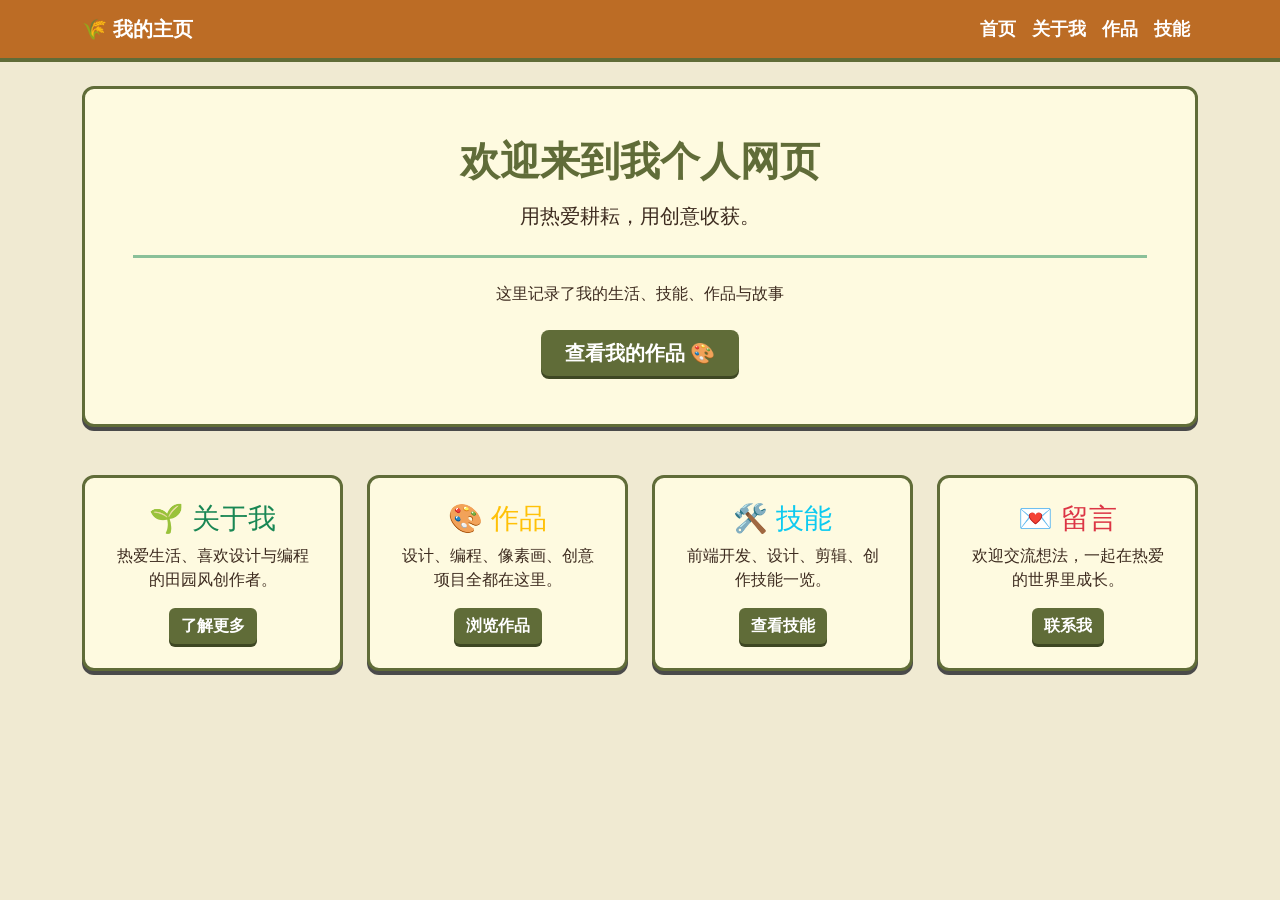
<file: index.html>
<!DOCTYPE html>
<html lang="en">
<head>
    <meta charset="UTF-8">
    <meta name="viewport" content="width=device-width, initial-scale=1.0">
    <title>导航制作</title>
    <link href="https://cdn.jsdelivr.net/npm/bootstrap@5.3.0/dist/css/bootstrap.min.css" rel="stylesheet">
 <style>
        body {
            background-color: #f0ead2;
            font-family: "Microsoft YaHei", sans-serif;
            color: #3d2b1f;
        }
        .stardew-card {
            background: #fefae0;
            border: 3px solid #606c38;
            border-radius: 12px;
            box-shadow: 0 4px 0 #4a4a4a;
        }
        .stardew-btn {
            background: #606c38;
            border: none;
            color: white;
            font-weight: bold;
            box-shadow: 0 3px 0 #3e4723;
        }
        .stardew-btn:hover {
            background: #4a5729;
        }
        .navbar {
            background: #bc6c25 !important;
            border-bottom: 4px solid #606c38;
        }
        .nav-link {
            color: #fff !important;
            font-weight: bold;
            font-size: 1.1rem;
        }
        .nav-link:hover {
            color: #fefae0 !important;
        }
    </style>
</head>
<body>

<!-- 导航栏 -->
<nav class="navbar navbar-expand-lg navbar-dark mb-4">
    <div class="container">
        <a class="navbar-brand fw-bold" href="index.html">🌾 我的主页</a>
        <button class="navbar-toggler" type="button" data-bs-toggle="collapse" data-bs-target="#menu">
            <span class="navbar-toggler-icon"></span>
        </button>
        <div class="collapse navbar-collapse" id="menu">
            <ul class="navbar-nav ms-auto">
                <li class="nav-item"><a class="nav-link" href="index.html">首页</a></li>
                <li class="nav-item"><a class="nav-link" href="about.html">关于我</a></li>
                <li class="nav-item"><a class="nav-link" href="works.html">作品</a></li>
                <li class="nav-item"><a class="nav-link" href="skills.html">技能</a></li>
            </ul>
        </div>
    </div>
</nav>

<!-- 内容区 -->
<div class="container mb-5">
    <div class="stardew-card p-4 p-md-5 text-center">
        <h1 class="fw-bold mb-3" style="color:#606c38">欢迎来到我个人网页</h1>
        <p class="lead fs-5">用热爱耕耘，用创意收获。</p>
        <hr class="my-4 border-3 border-success opacity-50">
        <p class="mb-4">这里记录了我的生活、技能、作品与故事</p>
        <a href="works.html" class="btn stardew-btn btn-lg px-4">查看我的作品 🎨</a>
    </div>

    <div class="row g-4 mt-4">
        <div class="col-md-6 col-lg-3">
            <div class="stardew-card p-4 text-center h-100">
                <h3 class="text-success">🌱 关于我</h3>
                <p>热爱生活、喜欢设计与编程的田园风创作者。</p>
                <a href="about.html" class="btn stardew-btn mt-auto">了解更多</a>
            </div>
        </div>
        <div class="col-md-6 col-lg-3">
            <div class="stardew-card p-4 text-center h-100">
                <h3 class="text-warning">🎨 作品</h3>
                <p>设计、编程、像素画、创意项目全都在这里。</p>
                <a href="works.html" class="btn stardew-btn mt-auto">浏览作品</a>
            </div>
        </div>
        <div class="col-md-6 col-lg-3">
            <div class="stardew-card p-4 text-center h-100">
                <h3 class="text-info">🛠️ 技能</h3>
                <p>前端开发、设计、剪辑、创作技能一览。</p>
                <a href="skills.html" class="btn stardew-btn mt-auto">查看技能</a>
            </div>
        </div>
        <div class="col-md-6 col-lg-3">
            <div class="stardew-card p-4 text-center h-100">
                <h3 class="text-danger">💌 留言</h3>
                <p>欢迎交流想法，一起在热爱的世界里成长。</p>
                <button class="btn stardew-btn mt-auto">联系我</button>
            </div>
        </div>
    </div>
</div>

<script src="https://cdn.jsdelivr.net/npm/bootstrap@5.3.0/dist/js/bootstrap.bundle.min.js"></script>


</body>
</html>
</file>
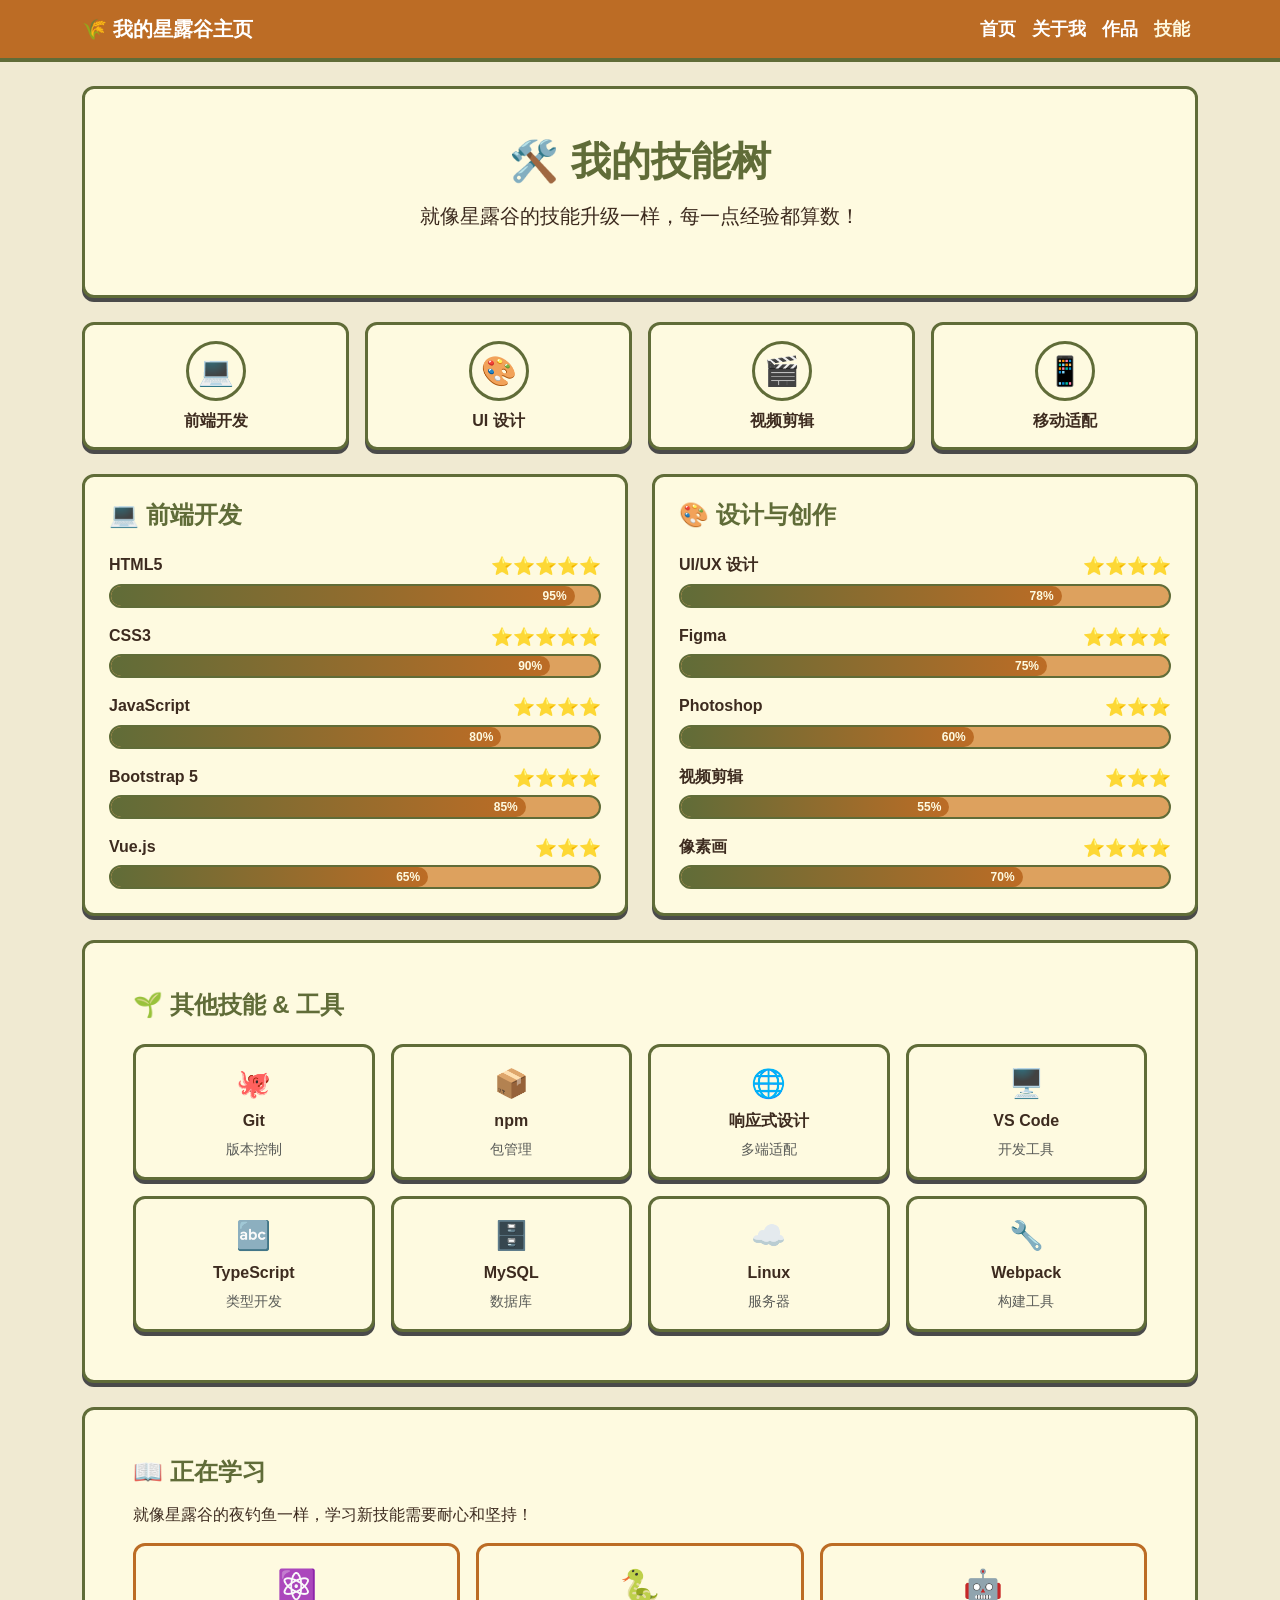
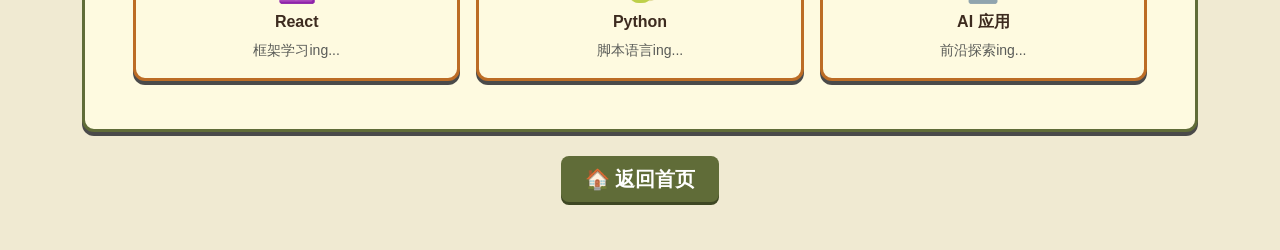
<file: skills.html>
<!DOCTYPE html>
<html lang="zh-CN">
<head>
    <meta charset="UTF-8">
    <meta name="viewport" content="width=device-width, initial-scale=1.0">
    <title>技能 - 我的主页</title>
    <link href="https://cdn.jsdelivr.net/npm/bootstrap@5.3.0/dist/css/bootstrap.min.css" rel="stylesheet">
    <style>
        body {
            background-color: #f0ead2;
            font-family: "Microsoft YaHei", sans-serif;
            color: #3d2b1f;
        }
        .stardew-card {
            background: #fefae0;
            border: 3px solid #606c38;
            border-radius: 12px;
            box-shadow: 0 4px 0 #4a4a4a;
        }
        .stardew-btn {
            background: #606c38;
            border: none;
            color: white;
            font-weight: bold;
            box-shadow: 0 3px 0 #3e4723;
        }
        .stardew-btn:hover {
            background: #4a5729;
            color: white;
        }
        .navbar {
            background: #bc6c25 !important;
            border-bottom: 4px solid #606c38;
        }
        .nav-link {
            color: #fff !important;
            font-weight: bold;
            font-size: 1.1rem;
        }
        .nav-link:hover, .nav-link.active {
            color: #fefae0 !important;
        }
        .skill-bar-bg {
            background: #dda15e;
            border-radius: 20px;
            height: 24px;
            overflow: hidden;
            border: 2px solid #606c38;
        }
        .skill-bar-fill {
            background: linear-gradient(90deg, #606c38, #bc6c25);
            height: 100%;
            border-radius: 20px;
            display: flex;
            align-items: center;
            justify-content: flex-end;
            padding-right: 8px;
            font-size: 0.75rem;
            font-weight: bold;
            color: #fefae0;
            transition: width 1s ease;
        }
        .skill-icon {
            width: 60px;
            height: 60px;
            border-radius: 50%;
            display: flex;
            align-items: center;
            justify-content: center;
            font-size: 1.8rem;
            margin: 0 auto 10px;
            border: 3px solid #606c38;
            background: #fefae0;
        }
        .star-rating {
            color: #bc6c25;
            font-size: 1.1rem;
        }
    </style>
</head>
<body>

<!-- 导航栏 -->
<nav class="navbar navbar-expand-lg navbar-dark mb-4">
    <div class="container">
        <a class="navbar-brand fw-bold" href="index.html">🌾 我的星露谷主页</a>
        <button class="navbar-toggler" type="button" data-bs-toggle="collapse" data-bs-target="#menu">
            <span class="navbar-toggler-icon"></span>
        </button>
        <div class="collapse navbar-collapse" id="menu">
            <ul class="navbar-nav ms-auto">
                <li class="nav-item"><a class="nav-link" href="index.html">首页</a></li>
                <li class="nav-item"><a class="nav-link" href="about.html">关于我</a></li>
                <li class="nav-item"><a class="nav-link" href="works.html">作品</a></li>
                <li class="nav-item"><a class="nav-link active" href="skills.html">技能</a></li>
            </ul>
        </div>
    </div>
</nav>

<!-- 内容区 -->
<div class="container mb-5">
    <!-- 页面标题 -->
    <div class="stardew-card p-4 p-md-5 text-center mb-4">
        <h1 class="fw-bold mb-3" style="color:#606c38">🛠️ 我的技能树</h1>
        <p class="lead fs-5">就像星露谷的技能升级一样，每一点经验都算数！</p>
    </div>

    <!-- 技能图标概览 -->
    <div class="row g-3 mb-4">
        <div class="col-6 col-md-3">
            <div class="stardew-card p-3 text-center">
                <div class="skill-icon">💻</div>
                <h6 class="fw-bold mb-0">前端开发</h6>
            </div>
        </div>
        <div class="col-6 col-md-3">
            <div class="stardew-card p-3 text-center">
                <div class="skill-icon">🎨</div>
                <h6 class="fw-bold mb-0">UI 设计</h6>
            </div>
        </div>
        <div class="col-6 col-md-3">
            <div class="stardew-card p-3 text-center">
                <div class="skill-icon">🎬</div>
                <h6 class="fw-bold mb-0">视频剪辑</h6>
            </div>
        </div>
        <div class="col-6 col-md-3">
            <div class="stardew-card p-3 text-center">
                <div class="skill-icon">📱</div>
                <h6 class="fw-bold mb-0">移动适配</h6>
            </div>
        </div>
    </div>

    <div class="row g-4">
        <!-- 前端开发技能 -->
        <div class="col-md-6">
            <div class="stardew-card p-4 h-100">
                <h4 class="fw-bold mb-4" style="color:#606c38">💻 前端开发</h4>
                
                <div class="mb-3">
                    <div class="d-flex justify-content-between mb-1">
                        <span class="fw-bold">HTML5</span>
                        <span class="star-rating">⭐⭐⭐⭐⭐</span>
                    </div>
                    <div class="skill-bar-bg">
                        <div class="skill-bar-fill" style="width:95%">95%</div>
                    </div>
                </div>

                <div class="mb-3">
                    <div class="d-flex justify-content-between mb-1">
                        <span class="fw-bold">CSS3</span>
                        <span class="star-rating">⭐⭐⭐⭐⭐</span>
                    </div>
                    <div class="skill-bar-bg">
                        <div class="skill-bar-fill" style="width:90%">90%</div>
                    </div>
                </div>

                <div class="mb-3">
                    <div class="d-flex justify-content-between mb-1">
                        <span class="fw-bold">JavaScript</span>
                        <span class="star-rating">⭐⭐⭐⭐</span>
                    </div>
                    <div class="skill-bar-bg">
                        <div class="skill-bar-fill" style="width:80%">80%</div>
                    </div>
                </div>

                <div class="mb-3">
                    <div class="d-flex justify-content-between mb-1">
                        <span class="fw-bold">Bootstrap 5</span>
                        <span class="star-rating">⭐⭐⭐⭐</span>
                    </div>
                    <div class="skill-bar-bg">
                        <div class="skill-bar-fill" style="width:85%">85%</div>
                    </div>
                </div>

                <div class="mb-0">
                    <div class="d-flex justify-content-between mb-1">
                        <span class="fw-bold">Vue.js</span>
                        <span class="star-rating">⭐⭐⭐</span>
                    </div>
                    <div class="skill-bar-bg">
                        <div class="skill-bar-fill" style="width:65%">65%</div>
                    </div>
                </div>
            </div>
        </div>

        <!-- 设计与创作技能 -->
        <div class="col-md-6">
            <div class="stardew-card p-4 h-100">
                <h4 class="fw-bold mb-4" style="color:#606c38">🎨 设计与创作</h4>
                
                <div class="mb-3">
                    <div class="d-flex justify-content-between mb-1">
                        <span class="fw-bold">UI/UX 设计</span>
                        <span class="star-rating">⭐⭐⭐⭐</span>
                    </div>
                    <div class="skill-bar-bg">
                        <div class="skill-bar-fill" style="width:78%">78%</div>
                    </div>
                </div>

                <div class="mb-3">
                    <div class="d-flex justify-content-between mb-1">
                        <span class="fw-bold">Figma</span>
                        <span class="star-rating">⭐⭐⭐⭐</span>
                    </div>
                    <div class="skill-bar-bg">
                        <div class="skill-bar-fill" style="width:75%">75%</div>
                    </div>
                </div>

                <div class="mb-3">
                    <div class="d-flex justify-content-between mb-1">
                        <span class="fw-bold">Photoshop</span>
                        <span class="star-rating">⭐⭐⭐</span>
                    </div>
                    <div class="skill-bar-bg">
                        <div class="skill-bar-fill" style="width:60%">60%</div>
                    </div>
                </div>

                <div class="mb-3">
                    <div class="d-flex justify-content-between mb-1">
                        <span class="fw-bold">视频剪辑</span>
                        <span class="star-rating">⭐⭐⭐</span>
                    </div>
                    <div class="skill-bar-bg">
                        <div class="skill-bar-fill" style="width:55%">55%</div>
                    </div>
                </div>

                <div class="mb-0">
                    <div class="d-flex justify-content-between mb-1">
                        <span class="fw-bold">像素画</span>
                        <span class="star-rating">⭐⭐⭐⭐</span>
                    </div>
                    <div class="skill-bar-bg">
                        <div class="skill-bar-fill" style="width:70%">70%</div>
                    </div>
                </div>
            </div>
        </div>
    </div>

    <!-- 其他技能 -->
    <div class="stardew-card p-4 p-md-5 mt-4">
        <h4 class="fw-bold mb-4" style="color:#606c38">🌱 其他技能 & 工具</h4>
        <div class="row g-3">
            <div class="col-6 col-md-4 col-lg-3">
                <div class="stardew-card p-3 text-center">
                    <div class="fs-3 mb-1">🐙</div>
                    <p class="fw-bold mb-1">Git</p>
                    <small class="text-muted">版本控制</small>
                </div>
            </div>
            <div class="col-6 col-md-4 col-lg-3">
                <div class="stardew-card p-3 text-center">
                    <div class="fs-3 mb-1">📦</div>
                    <p class="fw-bold mb-1">npm</p>
                    <small class="text-muted">包管理</small>
                </div>
            </div>
            <div class="col-6 col-md-4 col-lg-3">
                <div class="stardew-card p-3 text-center">
                    <div class="fs-3 mb-1">🌐</div>
                    <p class="fw-bold mb-1">响应式设计</p>
                    <small class="text-muted">多端适配</small>
                </div>
            </div>
            <div class="col-6 col-md-4 col-lg-3">
                <div class="stardew-card p-3 text-center">
                    <div class="fs-3 mb-1">🖥️</div>
                    <p class="fw-bold mb-1">VS Code</p>
                    <small class="text-muted">开发工具</small>
                </div>
            </div>
            <div class="col-6 col-md-4 col-lg-3">
                <div class="stardew-card p-3 text-center">
                    <div class="fs-3 mb-1">🔤</div>
                    <p class="fw-bold mb-1">TypeScript</p>
                    <small class="text-muted">类型开发</small>
                </div>
            </div>
            <div class="col-6 col-md-4 col-lg-3">
                <div class="stardew-card p-3 text-center">
                    <div class="fs-3 mb-1">🗄️</div>
                    <p class="fw-bold mb-1">MySQL</p>
                    <small class="text-muted">数据库</small>
                </div>
            </div>
            <div class="col-6 col-md-4 col-lg-3">
                <div class="stardew-card p-3 text-center">
                    <div class="fs-3 mb-1">☁️</div>
                    <p class="fw-bold mb-1">Linux</p>
                    <small class="text-muted">服务器</small>
                </div>
            </div>
            <div class="col-6 col-md-4 col-lg-3">
                <div class="stardew-card p-3 text-center">
                    <div class="fs-3 mb-1">🔧</div>
                    <p class="fw-bold mb-1">Webpack</p>
                    <small class="text-muted">构建工具</small>
                </div>
            </div>
        </div>
    </div>

    <!-- 学习中 -->
    <div class="stardew-card p-4 p-md-5 mt-4">
        <h4 class="fw-bold mb-3" style="color:#606c38">📖 正在学习</h4>
        <p class="mb-3">就像星露谷的夜钓鱼一样，学习新技能需要耐心和坚持！</p>
        <div class="row g-3">
            <div class="col-md-4">
                <div class="stardew-card p-3 text-center" style="border-color:#bc6c25;">
                    <div class="fs-2">⚛️</div>
                    <p class="fw-bold mb-1">React</p>
                    <small class="text-muted">框架学习ing...</small>
                </div>
            </div>
            <div class="col-md-4">
                <div class="stardew-card p-3 text-center" style="border-color:#bc6c25;">
                    <div class="fs-2">🐍</div>
                    <p class="fw-bold mb-1">Python</p>
                    <small class="text-muted">脚本语言ing...</small>
                </div>
            </div>
            <div class="col-md-4">
                <div class="stardew-card p-3 text-center" style="border-color:#bc6c25;">
                    <div class="fs-2">🤖</div>
                    <p class="fw-bold mb-1">AI 应用</p>
                    <small class="text-muted">前沿探索ing...</small>
                </div>
            </div>
        </div>
    </div>

    <!-- 返回按钮 -->
    <div class="text-center mt-4">
        <a href="index.html" class="btn stardew-btn btn-lg px-4">🏠 返回首页</a>
    </div>
</div>

<script src="https://cdn.jsdelivr.net/npm/bootstrap@5.3.0/dist/js/bootstrap.bundle.min.js"></script>
</body>
</html>
</file>
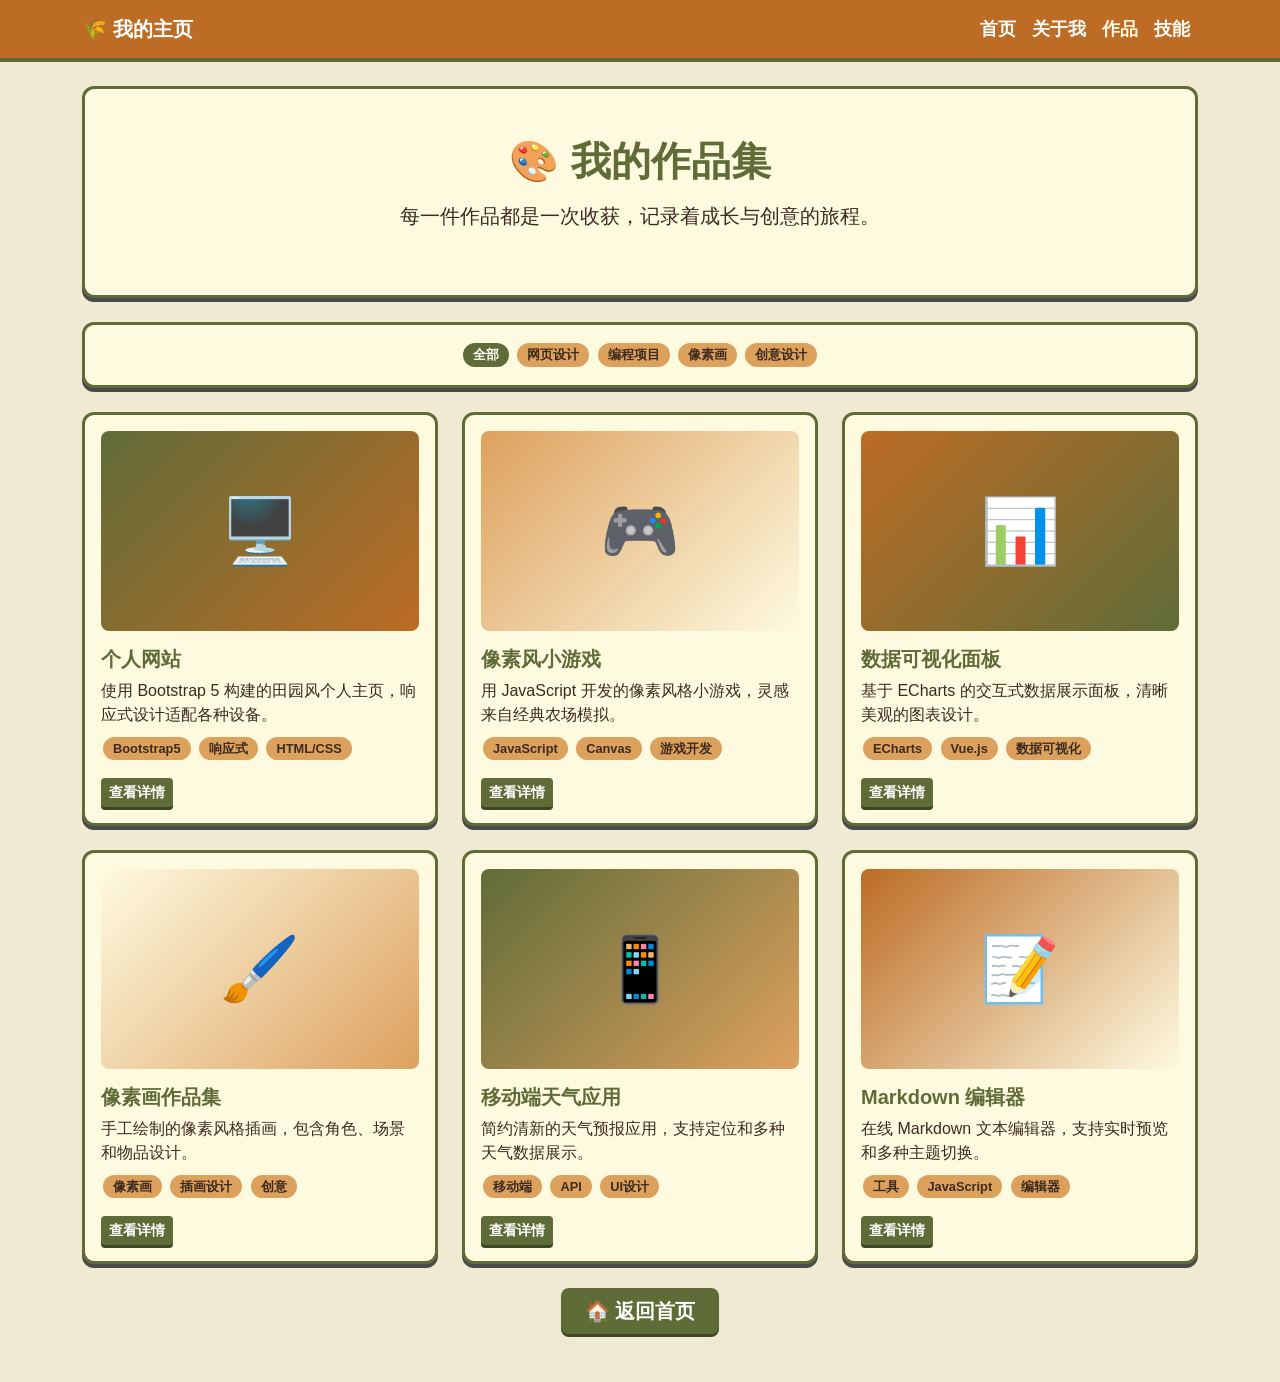
<file: works.html>
<!DOCTYPE html>
<html lang="zh-CN">
<head>
    <meta charset="UTF-8">
    <meta name="viewport" content="width=device-width, initial-scale=1.0">
    <title>作品 - 我的主页</title>
    <link href="https://cdn.jsdelivr.net/npm/bootstrap@5.3.0/dist/css/bootstrap.min.css" rel="stylesheet">
    <style>
        body {
            background-color: #f0ead2;
            font-family: "Microsoft YaHei", sans-serif;
            color: #3d2b1f;
        }
        .stardew-card {
            background: #fefae0;
            border: 3px solid #606c38;
            border-radius: 12px;
            box-shadow: 0 4px 0 #4a4a4a;
        }
        .stardew-btn {
            background: #606c38;
            border: none;
            color: white;
            font-weight: bold;
            box-shadow: 0 3px 0 #3e4723;
        }
        .stardew-btn:hover {
            background: #4a5729;
            color: white;
        }
        .navbar {
            background: #bc6c25 !important;
            border-bottom: 4px solid #606c38;
        }
        .nav-link {
            color: #fff !important;
            font-weight: bold;
            font-size: 1.1rem;
        }
        .nav-link:hover, .nav-link.active {
            color: #fefae0 !important;
        }
        .work-img {
            width: 100%;
            height: 200px;
            object-fit: cover;
            border-radius: 8px;
            border: 2px solid #606c38;
        }
        .work-placeholder {
            width: 100%;
            height: 200px;
            background: linear-gradient(135deg, #606c38 0%, #bc6c25 100%);
            border-radius: 8px;
            display: flex;
            align-items: center;
            justify-content: center;
            font-size: 4rem;
            color: #fefae0;
        }
        .tag {
            display: inline-block;
            background: #dda15e;
            color: #3d2b1f;
            padding: 2px 10px;
            border-radius: 20px;
            font-size: 0.8rem;
            font-weight: bold;
            margin: 2px;
        }
    </style>
</head>
<body>

<!-- 导航栏 -->
<nav class="navbar navbar-expand-lg navbar-dark mb-4">
    <div class="container">
        <a class="navbar-brand fw-bold" href="index.html">🌾 我的主页</a>
        <button class="navbar-toggler" type="button" data-bs-toggle="collapse" data-bs-target="#menu">
            <span class="navbar-toggler-icon"></span>
        </button>
        <div class="collapse navbar-collapse" id="menu">
            <ul class="navbar-nav ms-auto">
                <li class="nav-item"><a class="nav-link" href="index.html">首页</a></li>
                <li class="nav-item"><a class="nav-link" href="about.html">关于我</a></li>
                <li class="nav-item"><a class="nav-link active" href="works.html">作品</a></li>
                <li class="nav-item"><a class="nav-link" href="skills.html">技能</a></li>
            </ul>
        </div>
    </div>
</nav>

<!-- 内容区 -->
<div class="container mb-5">
    <!-- 页面标题 -->
    <div class="stardew-card p-4 p-md-5 text-center mb-4">
        <h1 class="fw-bold mb-3" style="color:#606c38">🎨 我的作品集</h1>
        <p class="lead fs-5">每一件作品都是一次收获，记录着成长与创意的旅程。</p>
    </div>

    <!-- 作品分类筛选 -->
    <div class="stardew-card p-3 mb-4 text-center">
        <span class="tag" style="background:#606c38;color:#fff;cursor:pointer;">全部</span>
        <span class="tag" style="cursor:pointer;">网页设计</span>
        <span class="tag" style="cursor:pointer;">编程项目</span>
        <span class="tag" style="cursor:pointer;">像素画</span>
        <span class="tag" style="cursor:pointer;">创意设计</span>
    </div>

    <!-- 作品网格 -->
    <div class="row g-4">
        <!-- 作品1 -->
        <div class="col-md-6 col-lg-4">
            <div class="stardew-card p-3 h-100">
                <div class="work-placeholder mb-3">🖥️</div>
                <h5 class="fw-bold" style="color:#606c38">个人网站</h5>
                <p class="mb-2">使用 Bootstrap 5 构建的田园风个人主页，响应式设计适配各种设备。</p>
                <div class="mb-2">
                    <span class="tag">Bootstrap5</span>
                    <span class="tag">响应式</span>
                    <span class="tag">HTML/CSS</span>
                </div>
                <a href="#" class="btn stardew-btn btn-sm mt-2">查看详情</a>
            </div>
        </div>

        <!-- 作品2 -->
        <div class="col-md-6 col-lg-4">
            <div class="stardew-card p-3 h-100">
                <div class="work-placeholder mb-3" style="background:linear-gradient(135deg, #dda15e 0%, #fefae0 100%);">🎮</div>
                <h5 class="fw-bold" style="color:#606c38">像素风小游戏</h5>
                <p class="mb-2">用 JavaScript 开发的像素风格小游戏，灵感来自经典农场模拟。</p>
                <div class="mb-2">
                    <span class="tag">JavaScript</span>
                    <span class="tag">Canvas</span>
                    <span class="tag">游戏开发</span>
                </div>
                <a href="#" class="btn stardew-btn btn-sm mt-2">查看详情</a>
            </div>
        </div>

        <!-- 作品3 -->
        <div class="col-md-6 col-lg-4">
            <div class="stardew-card p-3 h-100">
                <div class="work-placeholder mb-3" style="background:linear-gradient(135deg, #bc6c25 0%, #606c38 100%);">📊</div>
                <h5 class="fw-bold" style="color:#606c38">数据可视化面板</h5>
                <p class="mb-2">基于 ECharts 的交互式数据展示面板，清晰美观的图表设计。</p>
                <div class="mb-2">
                    <span class="tag">ECharts</span>
                    <span class="tag">Vue.js</span>
                    <span class="tag">数据可视化</span>
                </div>
                <a href="#" class="btn stardew-btn btn-sm mt-2">查看详情</a>
            </div>
        </div>

        <!-- 作品4 -->
        <div class="col-md-6 col-lg-4">
            <div class="stardew-card p-3 h-100">
                <div class="work-placeholder mb-3" style="background:linear-gradient(135deg, #fefae0 0%, #dda15e 100%);">🖌️</div>
                <h5 class="fw-bold" style="color:#606c38">像素画作品集</h5>
                <p class="mb-2">手工绘制的像素风格插画，包含角色、场景和物品设计。</p>
                <div class="mb-2">
                    <span class="tag">像素画</span>
                    <span class="tag">插画设计</span>
                    <span class="tag">创意</span>
                </div>
                <a href="#" class="btn stardew-btn btn-sm mt-2">查看详情</a>
            </div>
        </div>

        <!-- 作品5 -->
        <div class="col-md-6 col-lg-4">
            <div class="stardew-card p-3 h-100">
                <div class="work-placeholder mb-3" style="background:linear-gradient(135deg, #606c38 0%, #dda15e 100%);">📱</div>
                <h5 class="fw-bold" style="color:#606c38">移动端天气应用</h5>
                <p class="mb-2">简约清新的天气预报应用，支持定位和多种天气数据展示。</p>
                <div class="mb-2">
                    <span class="tag">移动端</span>
                    <span class="tag">API</span>
                    <span class="tag">UI设计</span>
                </div>
                <a href="#" class="btn stardew-btn btn-sm mt-2">查看详情</a>
            </div>
        </div>

        <!-- 作品6 -->
        <div class="col-md-6 col-lg-4">
            <div class="stardew-card p-3 h-100">
                <div class="work-placeholder mb-3" style="background:linear-gradient(135deg, #bc6c25 0%, #fefae0 100%);">📝</div>
                <h5 class="fw-bold" style="color:#606c38">Markdown 编辑器</h5>
                <p class="mb-2">在线 Markdown 文本编辑器，支持实时预览和多种主题切换。</p>
                <div class="mb-2">
                    <span class="tag">工具</span>
                    <span class="tag">JavaScript</span>
                    <span class="tag">编辑器</span>
                </div>
                <a href="#" class="btn stardew-btn btn-sm mt-2">查看详情</a>
            </div>
        </div>
    </div>

    <!-- 返回按钮 -->
    <div class="text-center mt-4">
        <a href="index.html" class="btn stardew-btn btn-lg px-4">🏠 返回首页</a>
    </div>
</div>

<script src="https://cdn.jsdelivr.net/npm/bootstrap@5.3.0/dist/js/bootstrap.bundle.min.js"></script>
</body>
</html>
</file>
